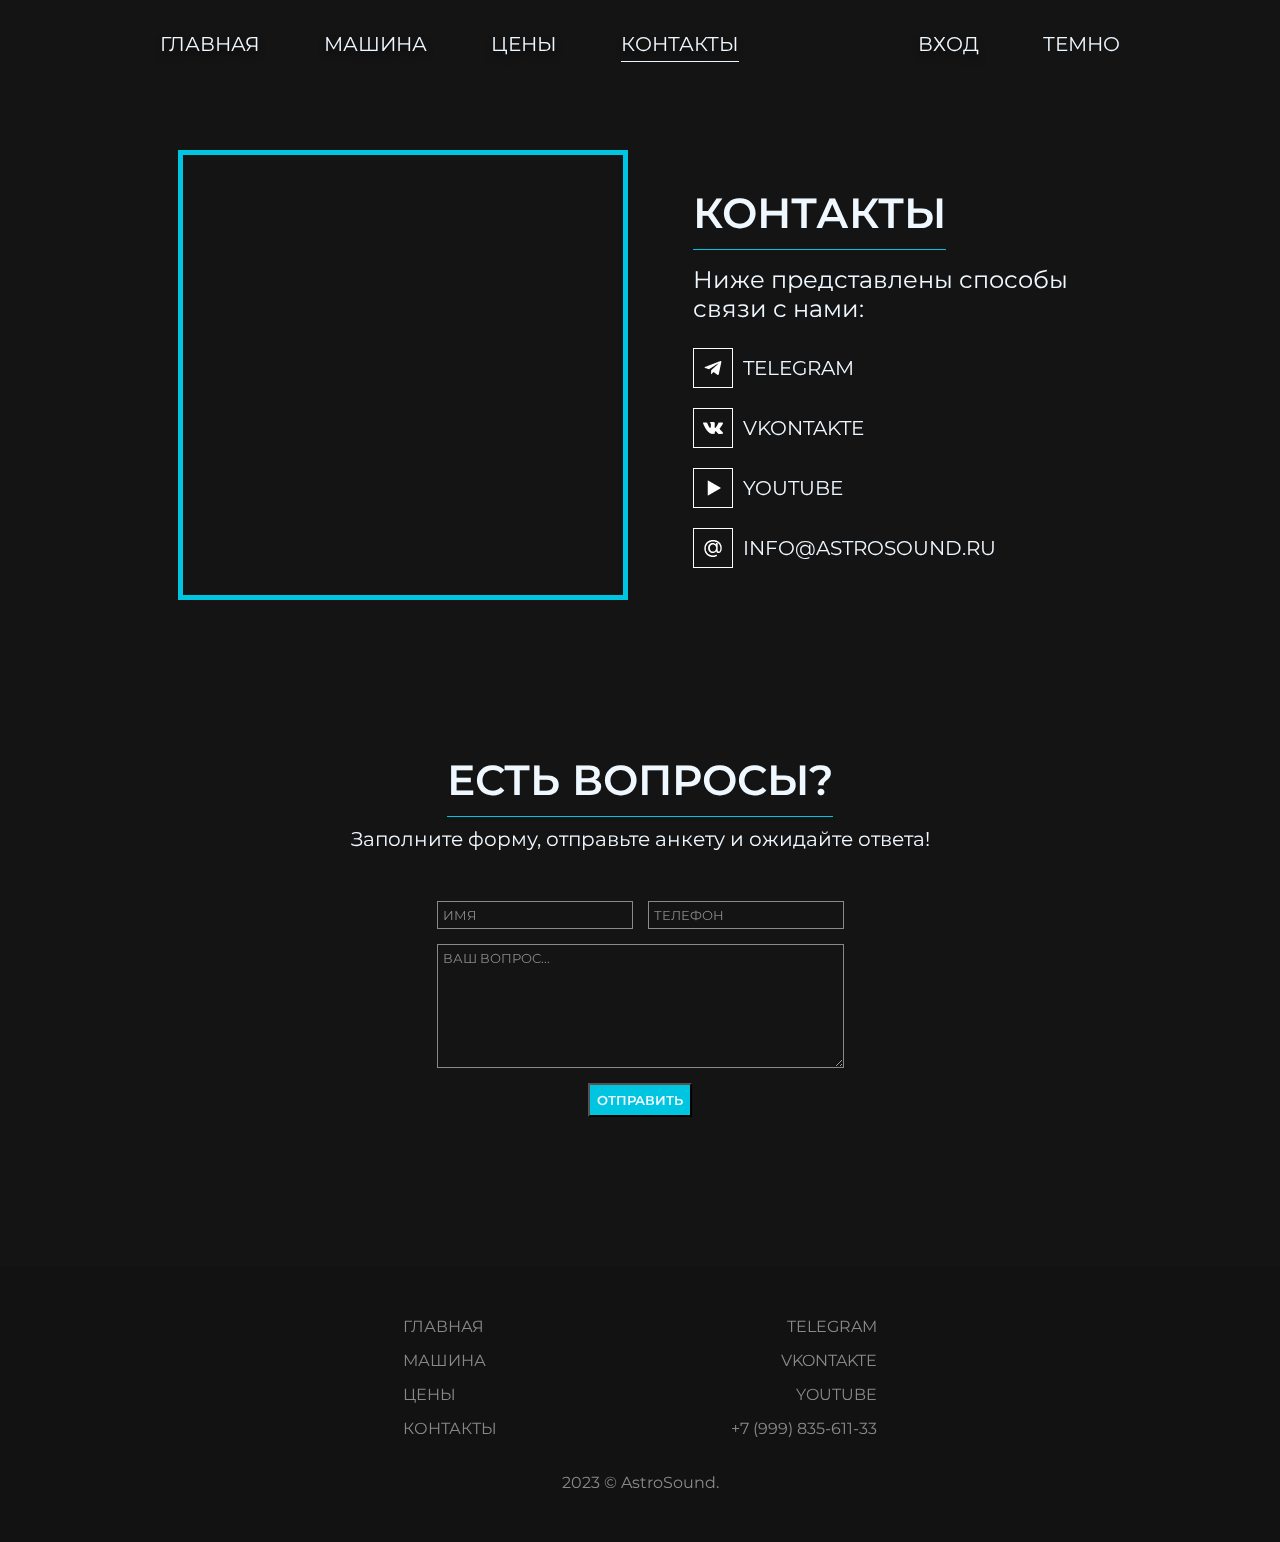
<file: contacts.html>
<!DOCTYPE html>
<html lang="ru">
<head>
    <meta charset="UTF-8">
    <meta http-equiv="X-UA-Compatible" content="IE=edge">
    <meta name="viewport" content="width=device-width, initial-scale=1.0">
    <link rel="stylesheet" href="./styles/style.css">
    <link rel="stylesheet" data-theme="dark" href="./styles/dark-theme.css">
    <script defer src="./scripts/script.js"></script>
    <title>AstroSound</title>
</head>
<body>
    <header class="header">

        <div class="main-container">

            <div class="default-menu">

                <ul class="header-list">
                    <li class="header-unit"><a href="index.html">ГЛАВНАЯ</a></li>
                    <li class="header-unit"><a href="drum.html">МАШИНА</a></li>
                    <li class="header-unit"><a href="prices.html">ЦЕНЫ</a></li>
                    <li class="header-unit active-a"><a href="#">КОНТАКТЫ</a></li>
                </ul>

                <ul class="header-list">
                    <li class="header-unit"><a href="">ВХОД</a></li>
                    <li class="header-unit pc-theme">ТЕМНО</li>
                </ul>

            </div>

            <div class="menu-burger">

                <input type="checkbox" id="check-menu">
                <label for="check-menu" id="label-menu">ASTROSOUND</label>

                <div class="burger-line first"></div>
                <div class="burger-line second"></div>
                <div class="burger-line third"></div>
                <div class="burger-line fourth"></div>

                <nav class="nav-burger">
                    <a href="index.html">ГЛАВНАЯ</a>
                    <a href="drum.html">МАШИНА</a>
                    <a href="prices.html">ЦЕНЫ</a>
                    <a href="contacts.html">КОНТАКТЫ</a>
                    <a href="#">ВХОД</a>
                    <a href="#" class="mob-theme">ТЕМНО</a>
                </nav>

            </div>

        </div>

    </header>

    <main class="main">

        <article class="article start_article">

            <div class="main-container">

                <div class="info_wrapper">

                    <div class="map_wrapper">
                        <!-- <script type="text/javascript" charset="utf-8" async src="https://api-maps.yandex.ru/services/constructor/1.0/js/?um=constructor%3A6a76cefd8a4ecaa3185a5ba3efbdad285a917df5bb451e4c670026da603871c1&amp;width=720&amp;height=720&amp;lang=en_FR&amp;scroll=true"></script> -->
                        <iframe class="map" src="https://yandex.com/map-widget/v1/?um=constructor%3A6a76cefd8a4ecaa3185a5ba3efbdad285a917df5bb451e4c670026da603871c1&amp;source=constructor" width="450" height="450" frameborder="0"></iframe>
                    </div>
    
                    <div class="contact-info">
    
                        <div class="info-h">
                            <h2 class="article-h">КОНТАКТЫ</h2>
                            <p class="article-p">
                              Ниже представлены способы связи с нами:
                            </p>
                        </div>
    
                        <div class="info">
    
                            <img src="./img/tg-dark.png" class="icon" alt="tg-icon">
                            <p class="reason-p"><a href="#" class>TELEGRAM</a></p>
    
                        </div>
                        <div class="info">
    
                            <img src="./img/vk-dark.png" class="icon" alt="vk-icon">
                            <p class="reason-p"><a href="#" class>VKONTAKTE</a></p>
    
                        </div>
                        <div class="info">
    
                            <img src="./img/youtube-dark.png" class="icon" alt="yt-icon">
                            <p class="reason-p"><a href="#" class>YOUTUBE</a></p>
    
                        </div>
                        <div class="info">
    
                            <img src="./img/mail-dark.png" class="icon" alt="mail-icon">
                            <p class="reason-p"><a href="#">INFO@ASTROSOUND.RU</a></p>
    
                        </div>

                </div>

            </div>

        </article>

        <article class="article">

            <div class="main-container">

                <h2 class="article-h service-h">ЕСТЬ ВОПРОСЫ?</h2>
                <p class="article-p service-p form-p">Заполните форму, отправьте анкету и ожидайте ответа!</p>

                <form action="" class="text-form">

                    <div class="input-text">
                        <input type="text" id="input-name" class="input-name" placeholder="ИМЯ">
                        <input type="tel" id="input-tel" class="input-tel" placeholder="ТЕЛЕФОН">
                    </div>
                    <textarea name="question" id="input-area" class="input-area" rows="7" placeholder="ВАШ ВОПРОС..."></textarea>
                    <button type="submit" class="submit-button">ОТПРАВИТЬ</button>

                </form>

            </div>

        </article>

    </main>

    <footer class="footer">

        <div class="main-container">

            <div class="footer-cont">

                <div class="navbar">
                    <a href="index.html" class="footer-a">ГЛАВНАЯ</a>
                    <a href="drum.html" class="footer-a">МАШИНА</a>
                    <a href="prices.html" class="footer-a">ЦЕНЫ</a>
                    <a href="contacts.html" class="footer-a">КОНТАКТЫ</a>
                </div>
                <div class="contacts">
                    <a href="" class="footer-a">TELEGRAM</a>
                    <a href="" class="footer-a">VKONTAKTE</a>
                    <a href="" class="footer-a">YOUTUBE</a>
                    <p class="footer-a">+7 (999) 835-611-33</p>
                </div>

            </div>

            <p class="footer-p">2023 © AstroSound.</p>

        </div>

    </footer>
</body>
</html>
</file>
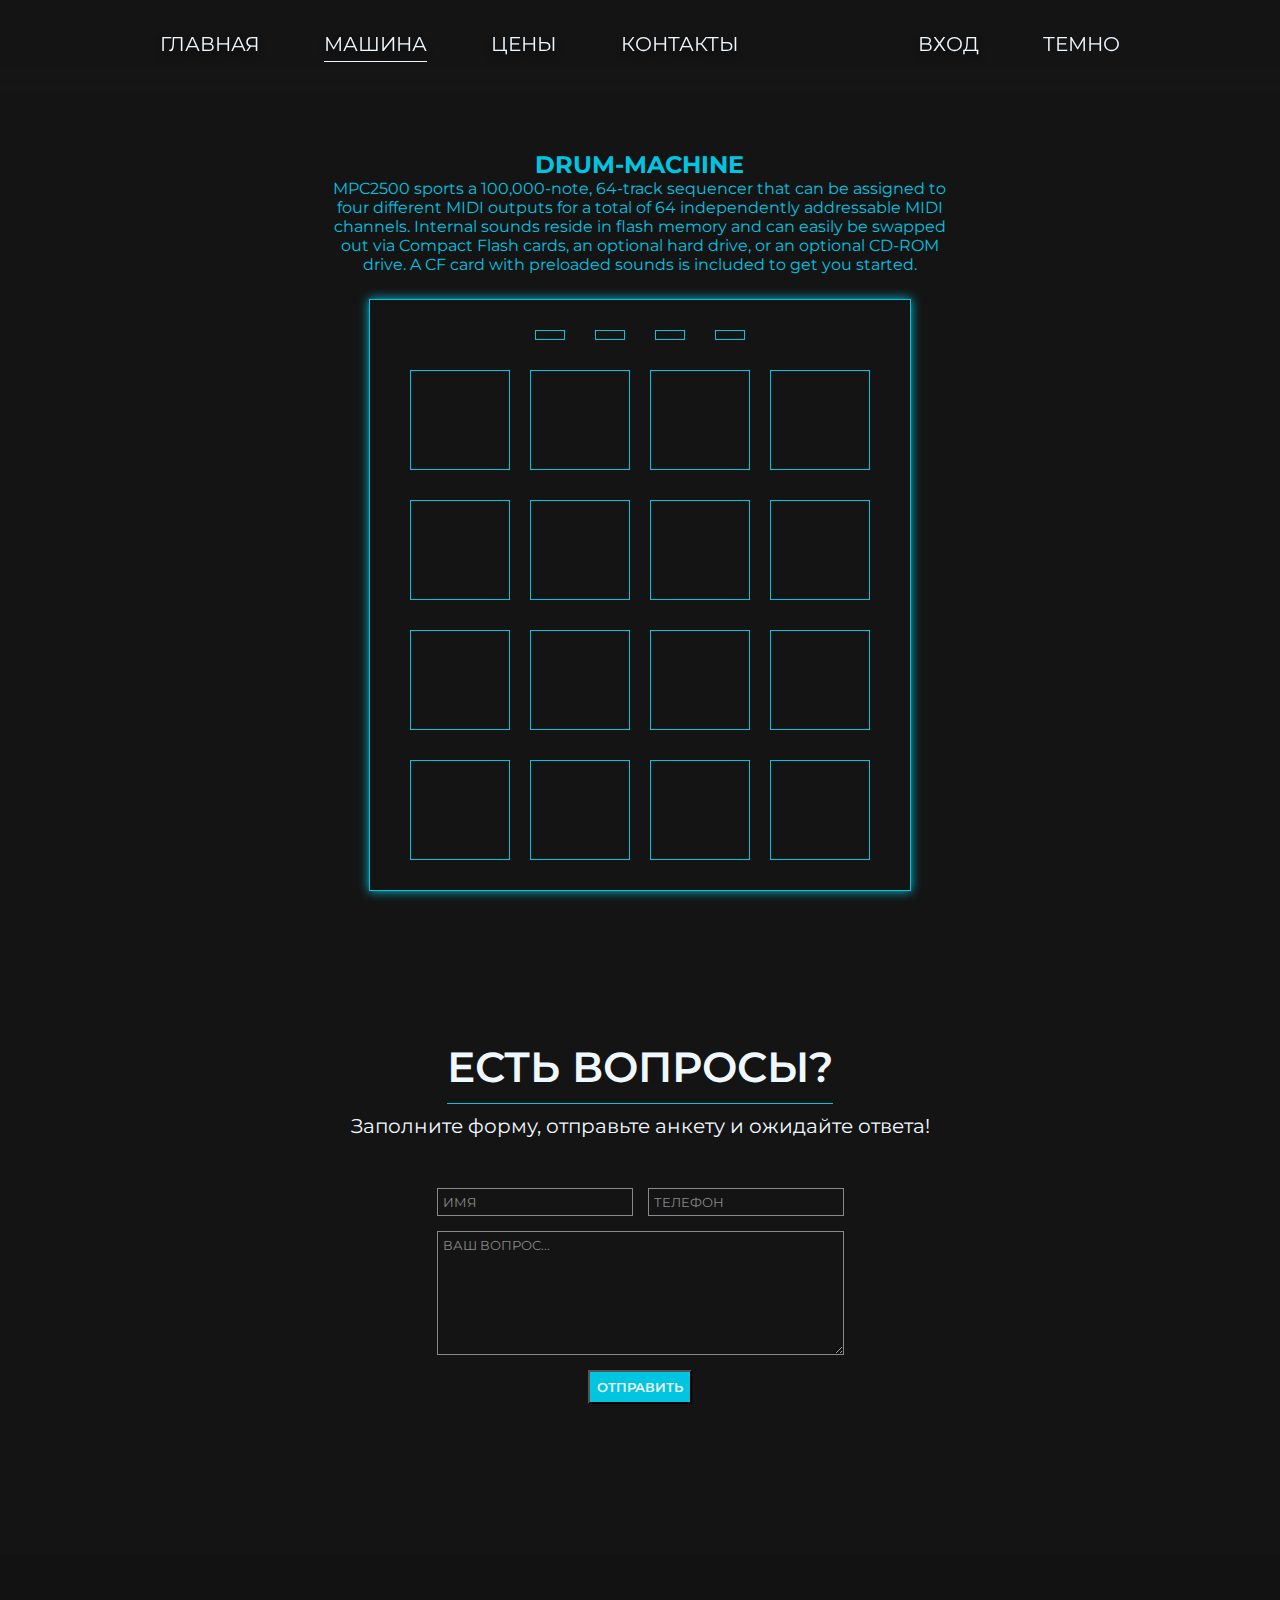
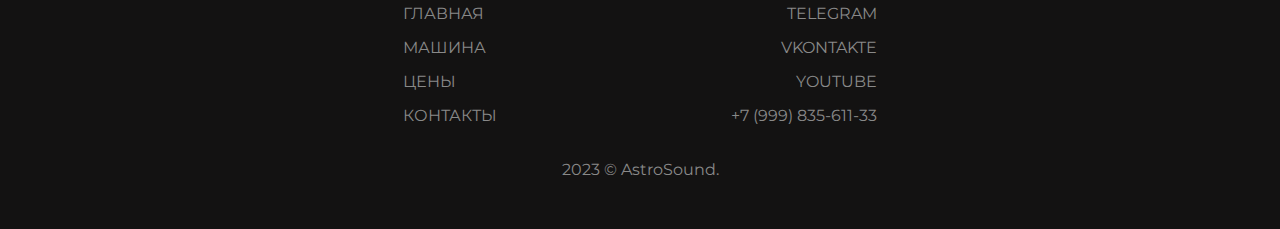
<file: drum.html>
<!DOCTYPE html>
<html lang="ru">
<head>
    <meta charset="UTF-8">
    <meta http-equiv="X-UA-Compatible" content="IE=edge">
    <meta name="viewport" content="width=device-width, initial-scale=1.0">
    <link rel="stylesheet" href="./styles/style.css">
    <link rel="stylesheet" data-theme="dark" href="./styles/dark-theme.css">
    <script defer src="./scripts/script.js"></script>
    <title>AstroSound</title>
</head>
<body>
    <header class="header">

        <div class="main-container">

            <div class="default-menu">

                <ul class="header-list">
                    <li class="header-unit"><a href="index.html">ГЛАВНАЯ</a></li>
                    <li class="header-unit active-a"><a href="#">МАШИНА</a></li>
                    <li class="header-unit"><a href="prices.html">ЦЕНЫ</a></li>
                    <li class="header-unit"><a href="contacts.html">КОНТАКТЫ</a></li>
                </ul>

                <ul class="header-list">
                    <li class="header-unit"><a href="">ВХОД</a></li>
                    <li class="header-unit pc-theme">ТЕМНО</li>
                </ul>

            </div>

            <div class="menu-burger">

                <input type="checkbox" id="check-menu">
                <label for="check-menu" id="label-menu">ASTROSOUND</label>

                <div class="burger-line first"></div>
                <div class="burger-line second"></div>
                <div class="burger-line third"></div>
                <div class="burger-line fourth"></div>

                <nav class="nav-burger">
                    <a href="index.html">ГЛАВНАЯ</a>
                    <a href="drum.html">МАШИНА</a>
                    <a href="prices.html">ЦЕНЫ</a>
                    <a href="contacts.html">КОНТАКТЫ</a>
                    <a href="#">ВХОД</a>
                    <a href="#" class="mob-theme">ТЕМНО</a>
                </nav>

            </div>

        </div>

    </header>

    <main class="main">

        <article class="article start_article">

            <div class="main-container">

                <div class="drum-info">
                    <h2 class="drum-h">DRUM-MACHINE</h2>
                    <p class="drum-p">
                        MPC2500 sports a 100,000-note, 64-track sequencer that can be assigned 
                        to four different MIDI outputs for a total of 64 independently addressable 
                        MIDI channels. Internal sounds reside in flash memory and can easily 
                        be swapped out via Compact Flash cards, an optional hard drive, or an 
                        optional CD-ROM drive. A CF card with preloaded sounds is included to get you started.
                    </p>
                </div>

                <div class="drum_wrapper">

                    <div class="modes">
                        <div class="mode_1 mode"></div>
                        <div class="mode_2 mode"></div>
                        <div class="mode_3 mode"></div>
                        <div class="mode_4 mode"></div>
                    </div>

                    <div class="board">
                        <div class="key_row">
                            <div class="key_1 key"></div>
                            <div class="key_2 key"></div>
                            <div class="key_3 key"></div>
                            <div class="key_4 key"></div>
                        </div>
                        <div class="key_row">
                            <div class="key_1 key"></div>
                            <div class="key_2 key"></div>
                            <div class="key_3 key"></div>
                            <div class="key_4 key"></div>
                        </div>
                        <div class="key_row">
                            <div class="key_1 key"></div>
                            <div class="key_2 key"></div>
                            <div class="key_3 key"></div>
                            <div class="key_4 key"></div>
                        </div>
                        <div class="key_row">
                            <div class="key_1 key"></div>
                            <div class="key_2 key"></div>
                            <div class="key_3 key"></div>
                            <div class="key_4 key"></div>
                        </div>
                    </div>

                </div>

            </div>

        </article>

        <article class="article">

            <div class="main-container">

                <h2 class="article-h service-h">ЕСТЬ ВОПРОСЫ?</h2>
                <p class="article-p service-p form-p">Заполните форму, отправьте анкету и ожидайте ответа!</p>

                <form action="" class="text-form">

                    <div class="input-text">
                        <input type="text" id="input-name" class="input-name" placeholder="ИМЯ">
                        <input type="tel" id="input-tel" class="input-tel" placeholder="ТЕЛЕФОН">
                    </div>
                    <textarea name="question" id="input-area" class="input-area" rows="7" placeholder="ВАШ ВОПРОС..."></textarea>
                    <button type="submit" class="submit-button">ОТПРАВИТЬ</button>

                </form>

            </div>

        </article>

    </main>

    <footer class="footer">

        <div class="main-container">

            <div class="footer-cont">

                <div class="navbar">
                    <a href="index.html" class="footer-a">ГЛАВНАЯ</a>
                    <a href="#" class="footer-a">МАШИНА</a>
                    <a href="prices.html" class="footer-a">ЦЕНЫ</a>
                    <a href="contacts.html" class="footer-a">КОНТАКТЫ</a>
                </div>
                <div class="contacts">
                    <a href="" class="footer-a">TELEGRAM</a>
                    <a href="" class="footer-a">VKONTAKTE</a>
                    <a href="" class="footer-a">YOUTUBE</a>
                    <p class="footer-a">+7 (999) 835-611-33</p>
                </div>

            </div>

            <p class="footer-p">2023 © AstroSound.</p>

        </div>

    </footer>
</body>
</html>
</file>
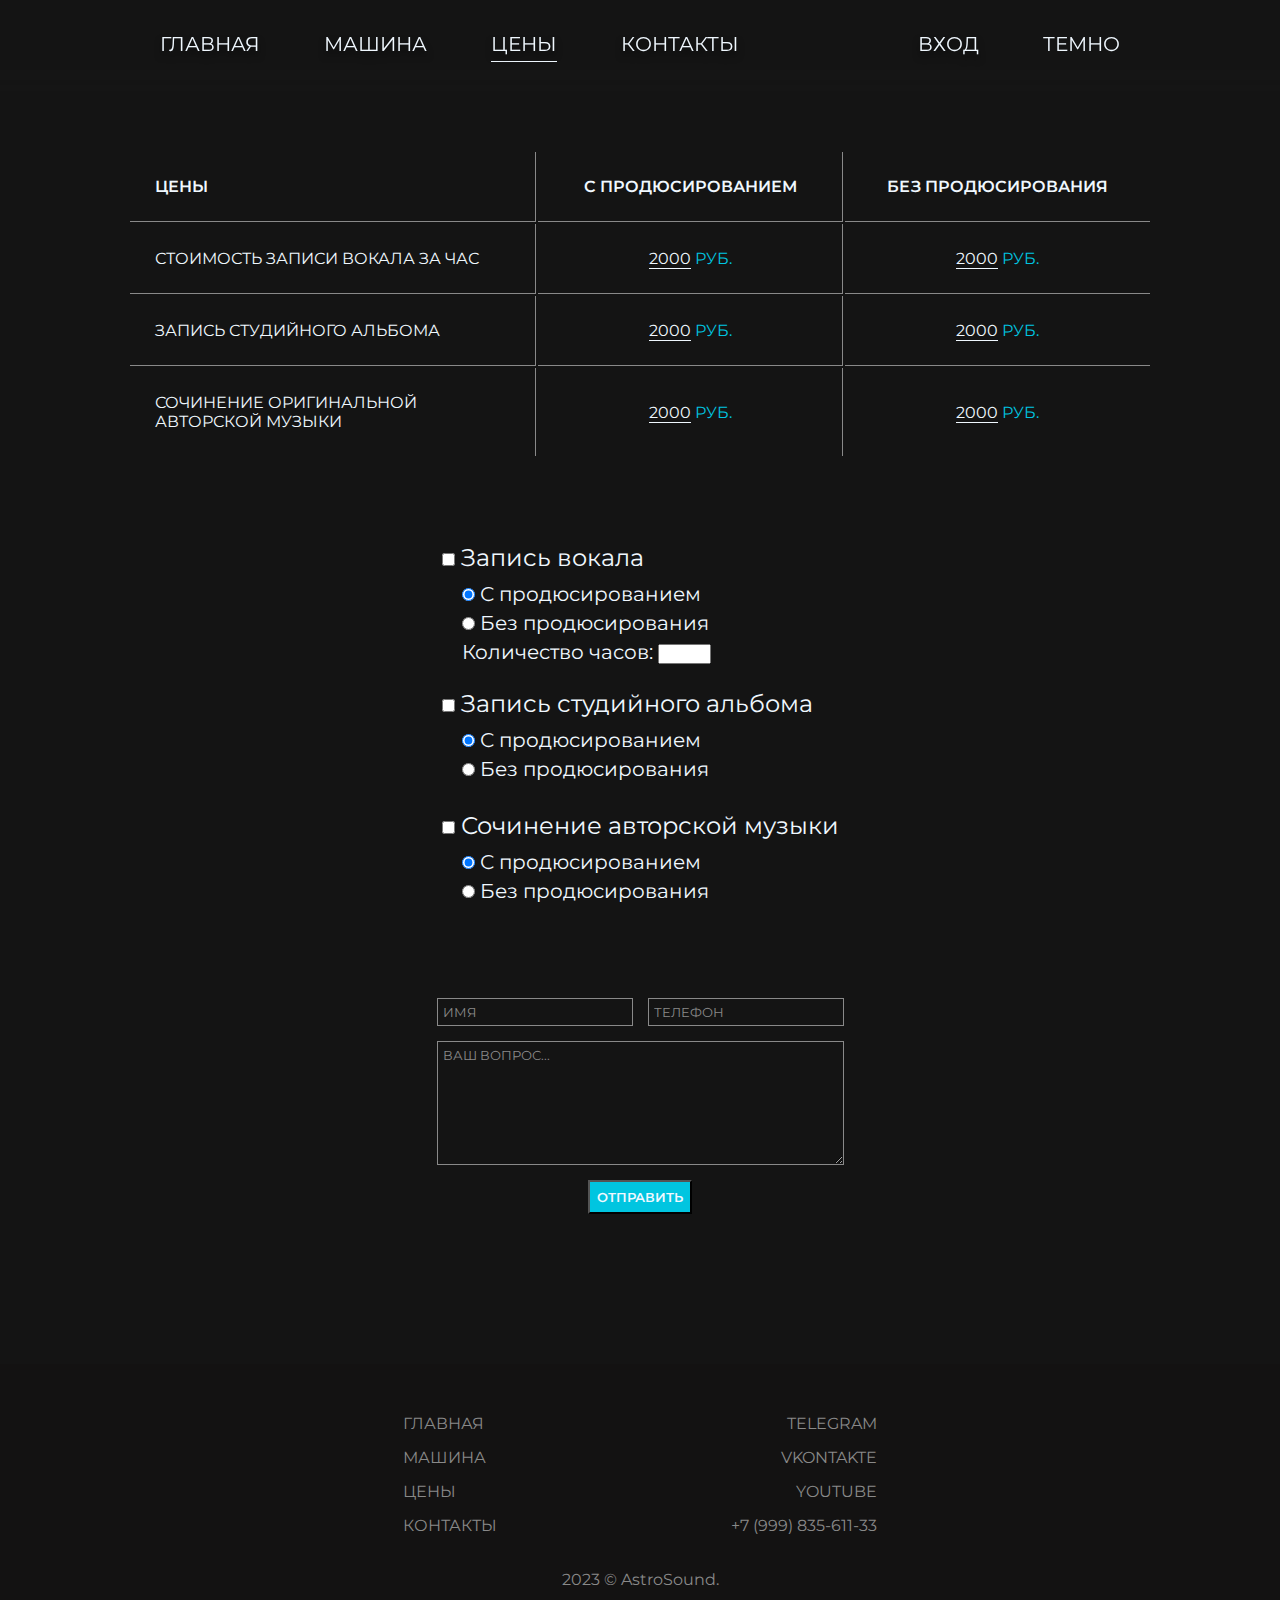
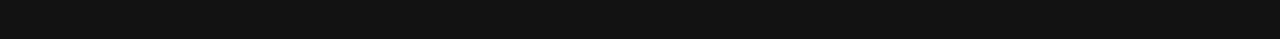
<file: prices.html>
<!DOCTYPE html>
<html lang="ru">
<head>
    <meta charset="UTF-8">
    <meta http-equiv="X-UA-Compatible" content="IE=edge">
    <meta name="viewport" content="width=device-width, initial-scale=1.0">
    <link rel="stylesheet" href="./styles/style.css">
    <link rel="stylesheet" data-theme="dark" href="./styles/dark-theme.css">
    <script defer src="./scripts/script.js"></script>
    <title>AstroSound</title>
</head>
<body>
    <header class="header">

        <div class="main-container">

            <div class="default-menu">

                <ul class="header-list">
                    <li class="header-unit"><a href="index.html">ГЛАВНАЯ</a></li>
                    <li class="header-unit"><a href="drum.html">МАШИНА</a></li>
                    <li class="header-unit active-a"><a href="#">ЦЕНЫ</a></li>
                    <li class="header-unit"><a href="contacts.html">КОНТАКТЫ</a></li>
                </ul>

                <ul class="header-list">
                    <li class="header-unit"><a href="">ВХОД</a></li>
                    <li class="header-unit pc-theme">ТЕМНО</li>
                </ul>

            </div>

            <div class="menu-burger">

                <input type="checkbox" id="check-menu">
                <label for="check-menu" id="label-menu">ASTROSOUND</label>

                <div class="burger-line first"></div>
                <div class="burger-line second"></div>
                <div class="burger-line third"></div>
                <div class="burger-line fourth"></div>

                <nav class="nav-burger">
                    <a href="index.html">ГЛАВНАЯ</a>
                    <a href="drum.html">МАШИНА</a>
                    <a href="prices.html">ЦЕНЫ</a>
                    <a href="contacts.html">КОНТАКТЫ</a>
                    <a href="#">ВХОД</a>
                    <a href="#" class="mob-theme">ТЕМНО</a>
                </nav>

            </div>

        </div>

    </header>

    <main class="main">

        <article class="article start_article">

            <div class="main-container">

                <table class="table">
                    <thead>
                        <tr class="table-stroke">
                            <td class="table-cell">ЦЕНЫ</td>
                            <td class="table-cell">С ПРОДЮСИРОВАНИЕМ</td>
                            <td class="table-cell">БЕЗ ПРОДЮСИРОВАНИЯ</td>
                        </tr>
                    </thead>
                    <tbody>
                        <tr class="table-stroke">
                            <td class="table-cell">СТОИМОСТЬ ЗАПИСИ ВОКАЛА ЗА ЧАС</td>
                            <td class="table-cell"><span class="price-line">2000</span> <span class="color-text">РУБ.</span></td>
                            <td class="table-cell"><span class="price-line">2000</span> <span class="color-text">РУБ.</span></td>
                        </tr>
                        <tr class="table-stroke">
                            <td class="table-cell">ЗАПИСЬ СТУДИЙНОГО АЛЬБОМА</td>
                            <td class="table-cell"><span class="price-line">2000</span> <span class="color-text">РУБ.</span></td>
                            <td class="table-cell"><span class="price-line">2000</span> <span class="color-text">РУБ.</span></td>
                        </tr>
                        <tr class="table-stroke">
                            <td class="table-cell">СОЧИНЕНИЕ ОРИГИНАЛЬНОЙ АВТОРСКОЙ МУЗЫКИ</td>
                            <td class="table-cell"><span class="price-line">2000</span> <span class="color-text">РУБ.</span></td>
                            <td class="table-cell"><span class="price-line">2000</span> <span class="color-text">РУБ.</span></td>
                        </tr>
                    </tbody>
                </table>

                <form action="" class="text-form">

                    <div class="form_wrapper">

                        <div class="input_wrapper">

                            <div class="checkbox_wrapper">
                                <input type="checkbox" class="checkbox" id="service_1">
                                <label for="service_1">Запись вокала</label>
                            </div>
    
                            <div class="radios">
    
                                <div class="radio_wrapper">
                                    <p><input type="radio" class="radio" id="service_1__with" name="service_1" value="with" checked> С продюсированием</p>
                                    <p><input type="radio" class="radio" id="service_1__out" name="service_1" value="out"> Без продюсирования</p>
                                </div>
                                <div class="number_wrapper">
                                    <label for="hours">Количество часов:</label>
                                    <input type="number" id="hours" min="1" max="15">
                                </div>
        
                            </div>
                        </div>
                        <div class="input_wrapper">
    
                            <div class="checkbox_wrapper">
                                <input type="checkbox" class="checkbox" id="service_1">
                                <label for="service_1">Запись студийного альбома</label>
                            </div>
    
                            <div class="radios">
    
                                <div class="radio_wrapper">
                                    <p><input type="radio" class="radio" id="service_1__with" name="service_2" value="with" checked> С продюсированием</p>
                                    <p><input type="radio" class="radio" id="service_1__out" name="service_2" value="out"> Без продюсирования</p>
                                </div>
        
                            </div>
                        </div>
                        <div class="input_wrapper">
    
                            <div class="checkbox_wrapper">
                                <input type="checkbox" class="checkbox" id="service_1">
                                <label for="service_1">Сочинение авторской музыки</label>
                            </div>
    
                            <div class="radios">
    
                                <div class="radio_wrapper">
                                    <p><input type="radio" class="radio" id="service_1__with" name="service_3" value="with" checked> С продюсированием</p>
                                    <p><input type="radio" class="radio" id="service_1__out" name="service_3" value="out"> Без продюсирования</p>
                                </div>
        
                            </div>
                        </div>

                    </div>

                    <div class="text_wrapper">

                        <div class="input-text">
                            <input type="text" id="input-name" class="input-name" placeholder="ИМЯ">
                            <input type="tel" id="input-tel" class="input-tel" placeholder="ТЕЛЕФОН">
                        </div>
                        <textarea name="question" id="input-area" class="input-area" rows="7" placeholder="ВАШ ВОПРОС..."></textarea>
                        <button type="submit" class="submit-button">ОТПРАВИТЬ</button>

                    </div>

                </form>

            </div>

        </article>

    </main>

    <footer class="footer">

        <div class="main-container">

            <div class="footer-cont">

                <div class="navbar">
                    <a href="index.html" class="footer-a">ГЛАВНАЯ</a>
                    <a href="drum.html" class="footer-a">МАШИНА</a>
                    <a href="prices.html" class="footer-a">ЦЕНЫ</a>
                    <a href="contacts.html" class="footer-a">КОНТАКТЫ</a>
                </div>
                <div class="contacts">
                    <a href="" class="footer-a">TELEGRAM</a>
                    <a href="" class="footer-a">VKONTAKTE</a>
                    <a href="" class="footer-a">YOUTUBE</a>
                    <p class="footer-a">+7 (999) 835-611-33</p>
                </div>

            </div>

            <p class="footer-p">2023 © AstroSound.</p>

        </div>

    </footer>
</body>
</html>
</file>
<file: styles/style.css>
@import url('https://fonts.googleapis.com/css2?family=Montserrat:wght@300;700&display=swap');

* {
    padding: 0;
    margin: 0;
    box-sizing: border-box;
    font-family: 'Montserrat', sans-serif;
    user-select: none;  
}

.header, .main, .footer, .main-container, .article {
    display: flex;
}

.header, .main, .footer, .article {
    width: 100%;
}

.main, .article, .footer {
    flex-direction: column;
    align-items: center;
}

.container {
    display: flex;
    flex-direction: row;
    justify-content: space-between;
    align-items: center;
}

.article {
    margin-bottom: 150px;
}

.table-article {
    margin-left: 5%;
    display: flex;
    flex-flow: row;
}

.article-h {
    display: inline-block;
    font-size: 42px;
    font-weight: 600;
    padding-bottom: 10px;
    margin-bottom: 15px;
    border-bottom: 1px solid #00C5E0;
}

.h2 {
    font-size: 42px;
    font-weight: 600;
    color: #00C5E0;
}

.cell {
    width: 300px;
    height: 180px;
    display: flex;
    flex-direction: column;
    justify-content: center;
    align-items: center;
    padding: 20px;
    text-align: center;
}

.article-p {
    font-size: 24px;
}

.artist-p {
    margin-top: 10px;
    font-weight: 600;
}

.default-menu {
    display: flex;
    justify-content: space-between;
}

.header-list {
    display: flex;
    padding: 32px 0px;
    flex-direction: row;
    list-style: none;
    justify-content: space-between;
    margin-bottom: 0rem;
}

.header-unit {
    margin-left: 32px;
    margin-right: 32px;
}

.header-list a, .nav-burger a, .service-a, .footer-a, a{
    text-decoration: none;
}

.menu-burger {
    width: 100%;
    position: relative;
    text-align: center;
    height: 40px;
}

#check-menu {
    display: none;
}

#label-menu {
    display: block;
    position: absolute;
    top: 0;
    left: 0;
    width: 100%;
    height: 100%;
    z-index: 2;
    line-height: 40px;
}

.burger-line {
    position: absolute;
    top: 8px;
    right: 10px;
    width: 35px;
    height: 2px;
}

.second, .third {
    top: 18px;
}

.fourth {
    top: 28px;
}

.nav-burger {
    display: block;
    position: absolute;
    width: 100%;
    bottom: 0;
    left: 0;
    transform: translateY(100%);
    max-height: 0;
    font-size: 0;
    overflow: hidden;
    transition: ease-in 0.3s;

}

.nav-burger a {
    display: block;
    width: 100%;
    padding: 10px;
    font-weight: 500;
}

#check-menu:checked ~ .nav-burger {
    max-height: 500px;
    font-size: 16px;
    transition: ease-in 0.3s;
}

.bcg-img {
    width: 100%;
}

.artist-cont {
    display: flex;
    justify-content: space-between;
    flex-flow: row nowrap;
    margin-top: 35px;
}

.artist {
    width: 30%;
    display: flex;
    flex-flow: column;
    justify-content: center;
    align-items: center;
    padding: 15px;
    border: 1px solid #00C5E0;
}

.img_artist {
    width: 100%;
    border: 2px solid #00C5E0;
}

.customers {
    margin-bottom: 35px;
}

.home {
    width: 100%;
}

.start-work {
    width: 40%;
}

.main-container {
    width: 80%;
    /* max-width: 1200px; */
    flex-direction: column;
}

.reason_wrapper {
    display: flex;
    flex-direction: column;
    justify-content: space-between;
    margin-right: 30px;
}

.reason:not(:last-child) {
    margin-bottom: 30px;
}

.reason-h, .service-h {
    margin-bottom: 10px;
}

.reason-p, .service-p {
    font-size: 20px;
}

/* .fotorama {
    padding: 15px;
    border: 2px solid #00C5E0;
} */

.service-h, .service-a, .service-p {
    align-self: center;
}

.service-p {
    margin-bottom: 15px;
}

.service_wrapper{
    display: flex;
    flex-direction: column;
    align-items: center;
    justify-content: space-between;
    max-width: 300px;
    padding: 50px;
    margin-top: 35px;
    text-align: center;
    border: 2px solid #00C5E0;

}


.service-a {
    padding: 10px;
    background-color: #00C5E0;
    font-weight: 600;
}

.service-cont {
    display: flex;
    justify-content: space-around;
    flex-direction: row;
}

.owl-carousel {
    margin-top: 35px;
}

.text-form, .text_wrapper {
    display: flex;
    flex-direction: column;
    align-items: center;
    align-self: center;
    margin-top: 35px;
}


.submit-button {
    align-self: center;
    background-color: #00C5E0;
    padding: 7px;
    margin-top: 15px;
    font-weight: 600;
}

.input-area {
    width: 100%;
    border-radius: 0%;
}

.input-text {
    display: flex;
    justify-content: space-between;
}

.input-name, .input-tel, .input-area {
    padding: 5px;
}

.input-name:hover, .input-tel:hover, .input-area:hover{
    border-color: #00C5E0;
}

.input-name:focus, .input-area:focus, .input-tel:focus {
    outline-color: #00C5E0;
    border-color: #00C5E0;
    outline-style: solid;
}

.input-name, .input-tel {
    margin-bottom: 15px;
}

.input-name {
    margin-right: 15px;
}

.footer {
    padding: 50px;
}

.footer-cont {
    display: flex;
    justify-content: space-evenly;
}

.navbar, .contacts {
    display: flex;
    flex-direction: column;
    justify-content: space-evenly;
}

.contacts {
    text-align: right;
}

.footer-a:not(:last-child) {
    margin-bottom: 15px;
}

.footer-p {
    margin-top: 35px;
    text-align: center;
}

.start_article {
    margin-top: 150px;
}

.contact-info {
    display: flex;
    max-width: 40%;
    flex-direction: column;
    margin-left: 15px;
    justify-content: space-between;
}

.info_wrapper {
    display: flex;
    flex-direction: row;
    justify-content: space-evenly;
    align-items: center;
}

.info {
    display: flex;
    flex-direction: row;
    align-items: center;

}

.info:not(:last-child) {
    margin-bottom: 20px;
}

.info-h {
    margin-bottom: 25px;
}

.icon {
    height: 40px;
    margin-right: 10px;
}

.map {
    border: 5px solid #00C5E0;
}

.active-a {
    padding-bottom: 5px;
}

/* .table {
    border: 1px solid #898989;
} */

.table-stroke:hover .table-cell {
    background: #00C5E0;
    transition: 0.3s ease-in;
}

thead {
    font-weight: 600;
}

.table-cell:not(:last-child) {
    padding: 25px;
}

.table .table-cell:not(:first-child) {
    text-align: center;
    width: 30%;
}

.price-line {
    border-bottom: 1px solid aliceblue;
}

.color-text {
    color: #00C5E0;
}

.table {
    margin-bottom: 50px;
}

.form_wrapper {
    display: flex;
    flex-direction: column;
    justify-content: space-between;
    margin-bottom: 30px;
}

.input_wrapper {
    font-size: 20px;
    display: flex;
    flex-direction: column;
    margin-bottom: 25px;
}

.checkbox_wrapper {
    font-size: 24px;
}

.radios {
    margin-top: 10px;
    margin-left: 20px;
}

.radio_wrapper p {
    margin-bottom: 5px;
}

.drum_wrapper {
    display: flex;
    flex-direction: column;
    align-items: center;
    align-self: center;
    padding: 15px;
    border: 1px solid #00C5E0;
    box-shadow: 0 0 10px #00C5E0;
}

.modes {
    display: flex;
    flex-flow: row nowrap;
}

.mode {
    height: 10px;
    width: 30px;
    margin: 15px;
    border: 1px solid #00C5E0;
}

.board {
    display: flex;
    flex-direction: column;
}

.key_row {
    display: flex;
    flex-flow: row nowrap;
    margin: 15px;
}

.key {
    height: 100px;
    width: 100px;
    margin: 0 10px 0 10px;
    border: 1px solid #00C5E0;
}

.drum-h, .drum-p {
    color: #00C5E0;
}

.drum-info {
    align-self: center;
    text-align: center;
    width: 60%;
    margin-bottom: 25px;
}

@media (min-width: 900px) {

    .menu-burger {
        display: none;
    }

    .header {
        justify-content: center;
        font-weight: 400;
        position: fixed;
        z-index: 100;
        top: 0;
        backdrop-filter: blur(10px);
        font-size: 20px;
    }

}

@media (max-width: 1150px) and (min-width: 900px) {

    .main-container {
        width: 90%;
    }

    .header-list {
        padding: 20px 0;
    }

    .header-unit {
        font-size: 15px;
    }

    .article {
        margin-bottom: 75px;
    }

    .start-work {
        width: 100%;
        margin-bottom: 35px;
    }

    .container {
        display: flex;
        flex-direction: column;
        justify-content: space-between;
        align-items: center;
    }

    .h2, .article-h {
        font-size: 25px;
    }

    .article-p {
        font-size: 20px;
    }

    .service-p, .reason-p {
        font-size: 18px;
    }

    .service-h, .reason-h {
        font-size: 22px;
    }

    .cell {
        width: 200px;
        height: 120px;
        display: flex;
        flex-direction: column;
        justify-content: center;
        align-items: center;
        padding: 20px;
        text-align: center;
    }

    .service_wrapper {
        padding: 25px;
    }

    .fotorama {
        margin-top: 25px;
    }

    .rap, .fotorama {
        width: 450px;
        height: 450px;
    }

    .footer-cont {
        justify-content: space-around;
    }

    .start_article {
        margin-top: 75px;
    }

    .table .table-cell:not(:first-child) {
        text-align: center;
        width: 33%;
    }

    .key_row {
        margin: 10px;
    }

    .key {
        height: 60px;
        width: 60px;
        margin: 0 5px 0 5px;
        border: 1px solid #00C5E0;
    }

}

@media (max-width: 899px) {

    .header {
        justify-content: center;
        font-weight: 600;
        position: fixed;
        z-index: 100;
        top: 0;
    }

    .default-menu {
        display: none;
    }

    .bcg-img {
        width: 100%;
    }

    .main-container {
        width: 100%;
        padding: 0px 25px 0 25px;
    }

    .article {
        margin-bottom: 75px;
    }

    .start-work {
        width: 100%;
        margin-bottom: 35px;
        text-align: center;
    }

    .table-article {
        margin: 0;
        flex-flow: row wrap;
        align-items: center;
        justify-content: center;
    }

    .cell {
        max-width: 200px;
        height: 120px;
        display: flex;
        flex-direction: column;
        justify-content: center;
        align-items: center;
        padding: 20px;
        text-align: center;
    }

    .artist-cont {
        flex-direction: column;
        justify-content: space-between;
        align-items: center;
    }
    
    .artist {
        width: 80%;
    }

    .artist:not(:last-child) {
        margin-bottom: 25px;
    }

    .container {
        display: flex;
        flex-direction: column;
        justify-content: space-between;
        align-items: center;
    }

    .reason_wrapper {
        margin: 0;
        text-align: center;
    }

    .fotorama {
        margin-top: 35px;
    }

    .rap, .fotorama {
        width: 370px;
        height: 370px;
    }

    .h2, .article-h {
        font-size: 22px;
    }

    .article-p {
        font-size: 20px;
    }

    .service-p, .reason-p {
        font-size: 18px;
    }

    .service-h, .reason-h {
        font-size: 22px;
    }

    .service-cont {
        flex-direction: column;
        align-items: center;
    }

    .footer {
        padding: 30px 0 20px 0;
    }

    .footer-cont {
        width: 100%;
        justify-content: space-between;
    }

    .start_article {
        margin-top: 75px;
    }

    .drum-info {
        width: 100%;
    }

    .key_row {
        width: 100%;
        height: 100%;
        justify-content: space-evenly;
        margin: 5px 0 5px;
    }

    .key {
        width: 20%;
        height: 75px;
        margin: 0 5px 0 5px;
        border: 1px solid #00C5E0;
    }

    .board {
        width: 100%;
        height: 100%;
        align-self: center;
    }

    .drum_wrapper {
        width: 100%;
        height: 500px;
        padding: 15px;
        align-items: center;
    }

    .form-p {
        text-align: center;
    }

    .table .table-cell:not(:first-child) {
        text-align: center;
        width: 40%;
    }

    .table-cell:not(:last-child) {
        padding: 5px;
    }

    .table {
        align-self: center;
        font-size: 10px;
    }
    
    .form_wrapper {
        padding: 0 5px 0 5px;
    }

    .checkbox_wrapper, .radio_wrapper {
        font-size: 20px;
    }

    .info_wrapper {
        flex-direction: column;
    }

    .map {
        width: 320px;
        height: 350px;
    }

    .contact-info {
        margin-top: 25px;
        align-self: self-start;
    }
    
    .info-h {
        width: 100%;
    }

    .info-h .article-p {
        width: 300px;
    }

}
</file>
<file: styles/dark-theme.css>
* {
    color: aliceblue;
}
body {
    background-color: rgb(20, 20, 20);
}

::-webkit-input-placeholder {color:#898989;}
::-moz-placeholder          {color:#898989;}/* Firefox 19+ */
:-moz-placeholder           {color:#898989;}/* Firefox 18- */
:-ms-input-placeholder      {color:#898989;}
input[placeholder] {
    color: aliceblue;
    text-overflow:ellipsis;
}
input::-moz-placeholder {
    color: aliceblue;
    text-overflow:ellipsis;
} 
input:-moz-placeholder {
    color: aliceblue;
    text-overflow:ellipsis;
} 
input:-ms-input-placeholder {
    color: aliceblue;
    text-overflow:ellipsis;
}  
.header-unit a {
    text-shadow: 0 5px 7px rgba(0, 0, 0, 0.6);
}
.cell {
    border: 1px solid #898989;
}
.artist-p {
    margin-top: 10px;
    font-weight: 600;
    color: aliceblue;
}
.burger-line {
    background-color: aliceblue;
}
.menu-burger {
    color: aliceblue;
}
.burger-line {
    background-color: aliceblue;
}

.nav-burger {
    background-color: rgb(20,20,20);
}

.nav-burger a {
    border-top: 1px solid aliceblue;
}
.input-name, .input-tel, .input-area {
    background-color:  rgb(20,20,20);
    border: 1px solid #898989;
}
.footer {
    background-color: rgb(19, 18, 18);
}
.footer-a {
    color: #898989;
}
.footer-p {
    color: #898989;
}
.active-a {
    border-bottom: 1px solid aliceblue;
}
thead .table-stroke .table-cell {
    border-bottom: 1px solid #898989;
}

.table-stroke:not(:last-child) .table-cell {
    border-bottom: 1px solid #898989;
}

.table-cell:not(:last-child) {
    border-right: 1px solid #898989;
}
.price-line {
    border-bottom: 1px solid aliceblue;
}
.table-stroke:hover .color-text {
    color: aliceblue;
}
#hours {
    font-weight: 600;
    color: rgb(20,20,20);
}

@media (max-width: 899px) {

    .header {
        background-color: rgb(20,20,20);
    }

}
</file>
